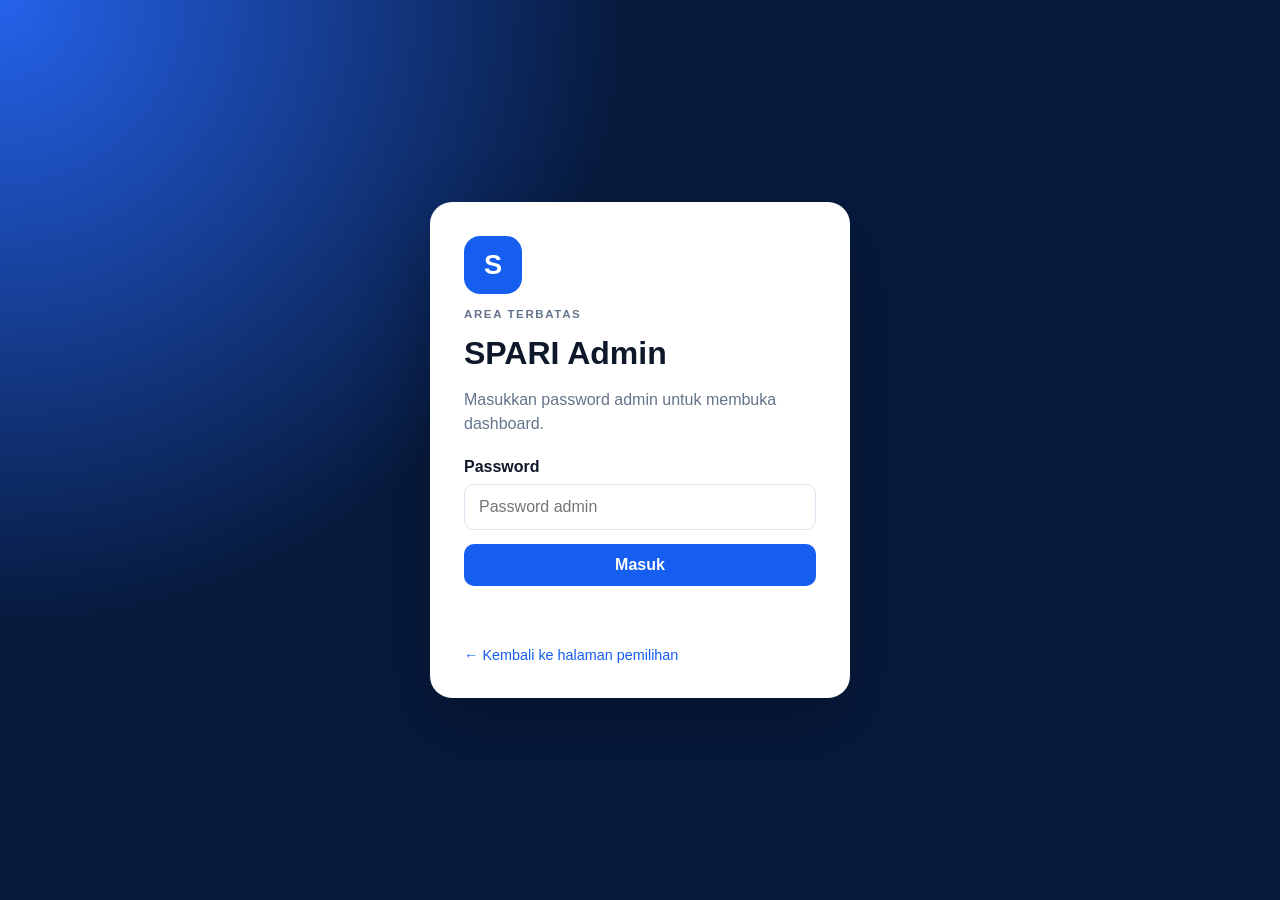
<file: admin-login.html>
<!DOCTYPE html>
<html lang="id">
<head>
  <meta charset="UTF-8">
  <meta name="viewport" content="width=device-width, initial-scale=1.0">
  <title>Login Admin SPARI</title>
  <link rel="stylesheet" href="admin.css">
</head>
<body class="login-page">
  <main class="login-card">
    <div class="login-logo">S</div>
    <p class="admin-eyebrow">Area terbatas</p>
    <h1>SPARI Admin</h1>
    <p>Masukkan password admin untuk membuka dashboard.</p>
    <form id="loginForm">
      <label for="password">Password</label>
      <input type="password" id="password" autocomplete="current-password" required placeholder="Password admin">
      <button type="submit" id="loginButton">Masuk</button>
      <p id="loginMessage" class="form-message" role="alert"></p>
    </form>
    <a href="index.html" class="back-link">← Kembali ke halaman pemilihan</a>
  </main>
  <script src="config.js"></script>
  <script src="admin-login.js"></script>
</body>
</html>
</file>
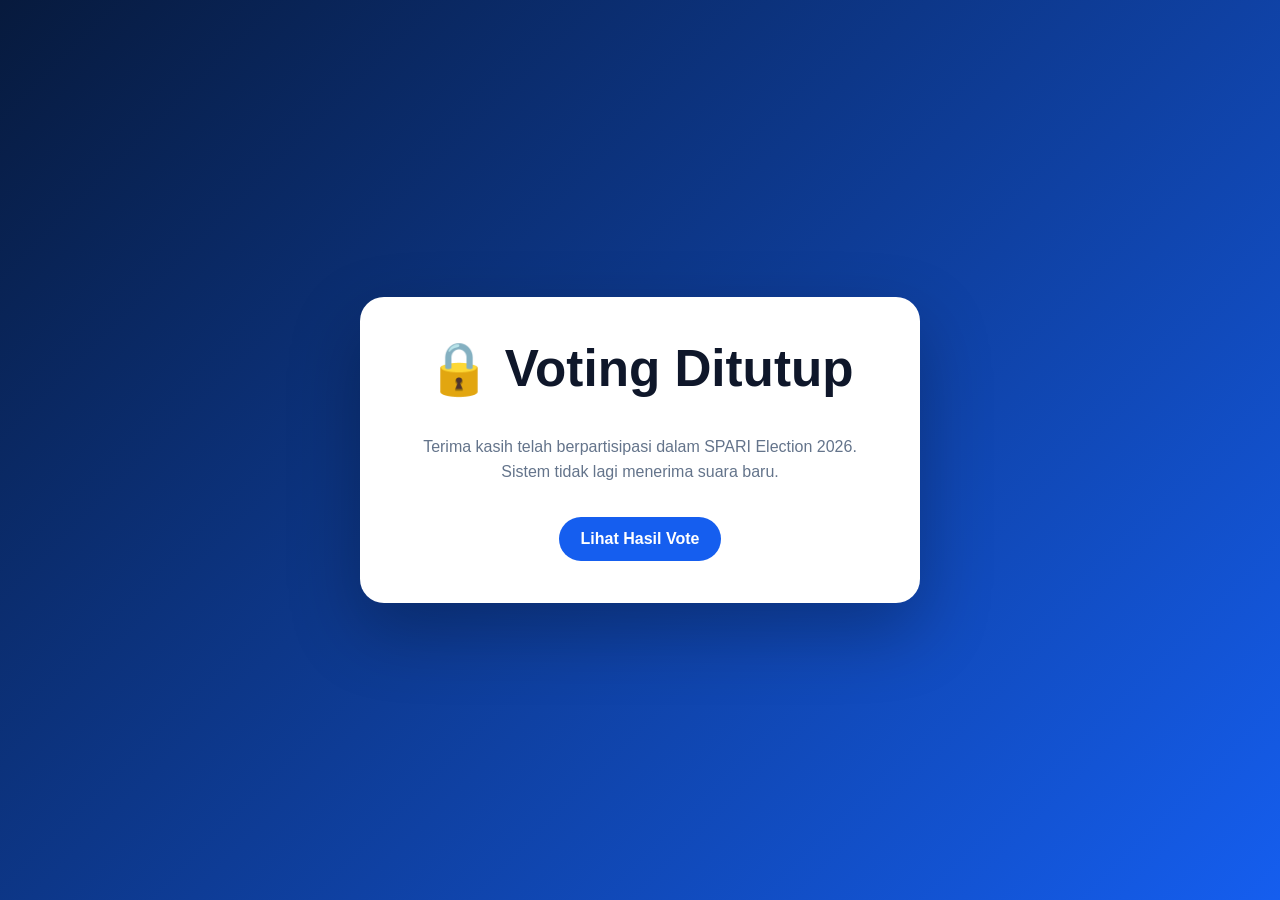
<file: closed.html>
<!DOCTYPE html>
<html lang="id">
<head>
  <meta charset="UTF-8">
  <meta name="viewport" content="width=device-width, initial-scale=1.0">
  <title>Voting SPARI Ditutup</title>
  <style>
    *{box-sizing:border-box} body{min-height:100vh;margin:0;padding:20px;display:grid;place-items:center;background:linear-gradient(135deg,#071a3d,#155eef);font-family:Arial,sans-serif;color:#0f172a;text-align:center}.box{width:min(100%,560px);background:#fff;padding:42px;border-radius:24px;box-shadow:0 28px 70px #0004}.box h1{font-size:clamp(2rem,6vw,3.2rem);margin-top:0}.box p{color:#64748b;line-height:1.6}.box a{display:inline-block;margin-top:16px;padding:13px 22px;border-radius:999px;background:#155eef;color:#fff;text-decoration:none;font-weight:700}
  </style>
</head>
<body>
  <main class="box">
    <h1>🔒 Voting Ditutup</h1>
    <p>Terima kasih telah berpartisipasi dalam SPARI Election 2026. Sistem tidak lagi menerima suara baru.</p>
    <a href="winner.html">Lihat Hasil Vote</a>
  </main>
</body>
</html>
</file>
<file: admin.css>
:root {
  --blue: #155eef;
  --blue-dark: #0c43b6;
  --navy: #071a3d;
  --text: #0f172a;
  --muted: #64748b;
  --surface: #ffffff;
  --page: #f3f6fb;
  --border: #dbe4f0;
  --danger: #dc2626;
  --success: #16a34a;
}
* { box-sizing: border-box; }
body { margin: 0; font-family: Arial, sans-serif; background: var(--page); color: var(--text); }
button, input { font: inherit; }
button { border: 0; border-radius: 10px; padding: 12px 18px; background: var(--blue); color: #fff; cursor: pointer; font-weight: 700; }
button:hover { background: var(--blue-dark); }
button:disabled { opacity: .6; cursor: wait; }
.secondary-button { background: rgba(255,255,255,.13); border: 1px solid rgba(255,255,255,.25); }
.secondary-button.dark { background: #e8eef8; color: var(--text); border: 1px solid var(--border); }
.secondary-button.dark:hover { background: #dbe7f8; }
.danger-button { background: var(--danger); }
.danger-button:hover { background: #b91c1c; }
.admin-header { display: flex; justify-content: space-between; align-items: center; gap: 24px; padding: 38px clamp(20px, 5vw, 70px); color: #fff; background: linear-gradient(135deg, var(--navy), #124bbd); }
.admin-header h1 { margin: 4px 0 8px; font-size: clamp(2rem, 4vw, 3.4rem); }
.admin-header p { margin: 0; color: #dbeafe; }
.admin-eyebrow { text-transform: uppercase; letter-spacing: .14em; font-size: .72rem; font-weight: 700; color: var(--blue); }
.admin-header .admin-eyebrow { color: #bfdbfe; }
.header-actions { display: flex; align-items: center; gap: 12px; }
.admin-status { border-radius: 999px; padding: 8px 14px; background: rgba(255,255,255,.15); font-weight: 700; font-size: .84rem; }
.admin-status.open { background: rgba(22,163,74,.25); color: #dcfce7; }
.admin-status.closed { background: rgba(220,38,38,.25); color: #fee2e2; }
.admin-main { max-width: 1300px; margin: 0 auto; padding: 34px 20px 70px; }
.dashboard { display: grid; grid-template-columns: repeat(3, minmax(0, 1fr)); gap: 20px; margin-bottom: 22px; }
.box, .panel { background: var(--surface); border: 1px solid var(--border); border-radius: 18px; box-shadow: 0 12px 30px rgba(15,23,42,.06); }
.box { padding: 25px; }
.box span { display: block; color: var(--muted); margin-bottom: 12px; }
.box strong { display: block; font-size: 2.6rem; }
.admin-grid { display: grid; grid-template-columns: minmax(0, 1.5fr) minmax(300px, .8fr); gap: 22px; margin-bottom: 22px; }
.panel { padding: 26px; }
.panel-heading { display: flex; justify-content: space-between; align-items: center; gap: 20px; margin-bottom: 20px; }
.panel-heading h2 { margin: 4px 0 0; }
.canvas-wrap { height: 360px; }
.control-panel > p { color: var(--muted); line-height: 1.6; }
.control-buttons { display: grid; gap: 11px; margin-top: 22px; }
.admin-message { min-height: 22px; margin-top: 15px; color: var(--blue-dark) !important; font-weight: 700; }
.table-panel { padding: 0; overflow: hidden; }
.table-panel .panel-heading { padding: 24px 26px 0; }
#searchInput { width: min(100%, 320px); padding: 11px 14px; border: 1px solid var(--border); border-radius: 10px; outline: none; }
#searchInput:focus { border-color: var(--blue); box-shadow: 0 0 0 3px rgba(21,94,239,.12); }
.table-wrap { width: 100%; overflow-x: auto; }
table { width: 100%; border-collapse: collapse; background: #fff; }
th, td { padding: 15px 18px; text-align: left; border-bottom: 1px solid var(--border); white-space: nowrap; }
th { background: #f8fafc; color: #334155; font-size: .85rem; }
td { color: #475569; }

.login-page { min-height: 100vh; display: grid; place-items: center; padding: 20px; background: radial-gradient(circle at top left, #2563eb, transparent 40%), var(--navy); }
.login-card { width: min(100%, 420px); background: #fff; border-radius: 22px; padding: 34px; box-shadow: 0 30px 70px rgba(0,0,0,.25); }
.login-logo { width: 58px; height: 58px; border-radius: 16px; display: grid; place-items: center; background: var(--blue); color: #fff; font-size: 1.7rem; font-weight: 700; }
.login-card h1 { margin: 10px 0; }
.login-card > p { color: var(--muted); line-height: 1.5; }
.login-card label { display: block; margin: 22px 0 8px; font-weight: 700; }
.login-card input { width: 100%; padding: 13px 14px; border: 1px solid var(--border); border-radius: 10px; }
.login-card button { width: 100%; margin-top: 14px; }
.form-message { min-height: 22px; color: var(--danger) !important; font-size: .9rem; }
.back-link { color: var(--blue); display: inline-block; margin-top: 10px; text-decoration: none; font-size: .9rem; }

@media (max-width: 850px) {
  .admin-header { align-items: flex-start; flex-direction: column; }
  .dashboard, .admin-grid { grid-template-columns: 1fr; }
  .panel-heading { align-items: flex-start; flex-direction: column; }
  #searchInput { width: 100%; }
}
</file>
